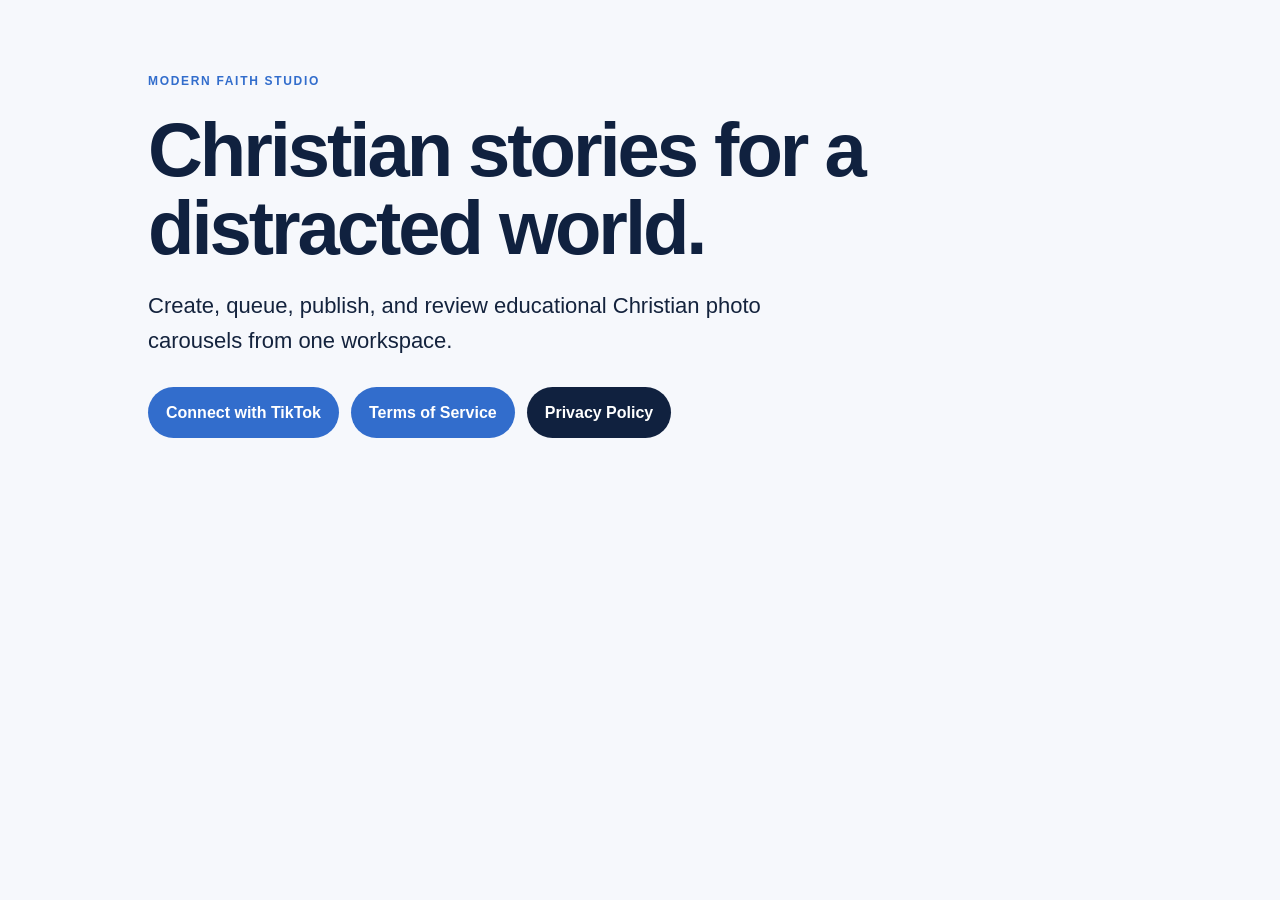
<file: index.html>
<!doctype html>
<html lang="en">
<head>
  <meta charset="utf-8">
  <meta name="viewport" content="width=device-width, initial-scale=1">
  <title>Modern Faith Studio</title>
  <link rel="stylesheet" href="styles.css">
</head>
<body>
  <main class="shell">
    <div class="eyebrow">MODERN FAITH STUDIO</div>
    <h1>Christian stories for a distracted world.</h1>
    <p class="lead">Create, queue, publish, and review educational Christian photo carousels from one workspace.</p>
    <div class="actions">
      <a class="button" id="connectButton" href="/api/tiktok/login">Connect with TikTok</a>
      <a class="button" href="terms.html">Terms of Service</a>
      <a class="button secondary" href="privacy.html">Privacy Policy</a>
    </div>

    <section class="workspace" id="workspace" hidden>
      <div class="workspace-head">
        <div>
          <div class="composer-kicker">CREATOR WORKSPACE</div>
          <h2>Publish and learn</h2>
          <p class="muted" id="creatorStatus">Loading your TikTok creator settings...</p>
        </div>
        <button class="button ghost" id="refreshButton" type="button">Refresh data</button>
      </div>

      <div class="metrics" id="metrics" aria-live="polite">
        <div class="metric"><span>Followers</span><strong>—</strong></div>
        <div class="metric"><span>Total likes</span><strong>—</strong></div>
        <div class="metric"><span>Published videos</span><strong>—</strong></div>
      </div>

      <div class="workspace-grid">
        <section class="card composer" aria-labelledby="composerTitle">
          <div class="composer-kicker">TIKTOK DIRECT POST</div>
          <h2 id="composerTitle">Build a carousel</h2>
          <form id="postForm">
            <label for="batch">Batch</label>
            <select id="batch" required></select>
            <label for="photoUrls">Photo URLs <span>(public HTTPS URLs)</span></label>
            <textarea id="photoUrls" rows="7" required></textarea>
            <label for="caption">Caption</label>
            <textarea id="caption" rows="3" maxlength="2200" placeholder="Write a caption and hashtags..."></textarea>
            <label for="privacy">Who can view this post?</label>
            <select id="privacy" required></select>
            <label for="scheduledFor">Publish at <span>(your local time)</span></label>
            <input id="scheduledFor" type="datetime-local" required>
            <label class="consent"><input id="consent" type="checkbox" required> I confirm that I want to send this carousel to TikTok.</label>
            <div class="inline-actions">
              <button class="button" type="submit">Publish now</button>
              <button class="button secondary" id="queueButton" type="button">Add to queue</button>
            </div>
            <p class="status" id="postStatus" role="status"></p>
          </form>
        </section>

        <section class="card" aria-labelledby="queueTitle">
          <div class="composer-kicker">CONTENT QUEUE</div>
          <h2 id="queueTitle">Next posts</h2>
          <p class="muted">Posts are stored server-side and processed by Vercel Cron when their scheduled time arrives.</p>
          <div id="queueList" class="queue-list"></div>
        </section>
      </div>

      <section class="card videos" aria-labelledby="videosTitle">
        <div class="workspace-head compact">
          <div>
            <div class="composer-kicker">PERFORMANCE</div>
            <h2 id="videosTitle">Recent TikTok videos</h2>
          </div>
          <span class="muted" id="analyticsStatus">Waiting for analytics permission...</span>
        </div>
        <div id="videoList" class="video-list"></div>
      </section>
    </section>
  </main>

  <script>
    const BASE = 'https://tikaugustas1-star.github.io/modern-faith-studio/images/';
    const BATCHES = {
      paisios_virgin_mary_style_4x5: {
        label: 'Saint Paisios — Virgin Mary style 4:5',
        images: ['01_paisios_hook.png','02_paisios_beginning.png','03_paisios_call.png','04_paisios_cell.png','05_paisios_counsel.png','06_paisios_teaching.png','07_paisios_legacy.png'].map(file => BASE + file)
      }
    };
    const workspace = document.getElementById('workspace');
    const connectButton = document.getElementById('connectButton');
    const creatorStatus = document.getElementById('creatorStatus');
    const batch = document.getElementById('batch');
    const photoUrls = document.getElementById('photoUrls');
    const privacy = document.getElementById('privacy');
    const scheduledFor = document.getElementById('scheduledFor');
    const postForm = document.getElementById('postForm');
    const postStatus = document.getElementById('postStatus');
    const queueList = document.getElementById('queueList');
    const metrics = document.getElementById('metrics');
    const videoList = document.getElementById('videoList');
    const analyticsStatus = document.getElementById('analyticsStatus');
    const defaultSchedule = new Date(Date.now() + 5 * 60 * 1000);
    scheduledFor.value = new Date(defaultSchedule.getTime() - defaultSchedule.getTimezoneOffset() * 60000).toISOString().slice(0, 16);

    function selectedPayload() {
      return {photo_images: photoUrls.value.split(/\r?\n/).map(value => value.trim()).filter(Boolean), description: document.getElementById('caption').value, privacy_level: privacy.value};
    }
    function setBatch() { photoUrls.value = BATCHES[batch.value].images.join('\n'); }
    function setStatus(message, error = false) { postStatus.textContent = message; postStatus.classList.toggle('error', error); }
    function formatNumber(value) { return Number(value || 0).toLocaleString(); }

    Object.entries(BATCHES).forEach(([value, item]) => batch.add(new Option(item.label, value)));
    batch.addEventListener('change', setBatch);
    setBatch();

    async function loadQueue() {
      try {
        const response = await fetch('/api/queue/list');
        const data = await response.json();
        if (!response.ok) throw new Error(data.error || 'Could not load queue.');
        const items = data.items || [];
        queueList.innerHTML = items.length ? items.map(item => `
        <div class="queue-item">
          <div><strong>${item.batch_label}</strong><small>${item.status} · ${new Date(item.scheduled_for).toLocaleString()}${item.publish_id ? ` · ${item.publish_id}` : ''}</small></div>
          ${item.status === 'queued' ? `<button class="text-button" data-remove="${item.id}" type="button">Remove</button>` : ''}
        </div>`).join('') : '<p class="muted">No scheduled posts yet.</p>';
        queueList.querySelectorAll('[data-remove]').forEach(button => button.addEventListener('click', async () => { await fetch('/api/queue/remove', {method:'POST', headers:{'Content-Type':'application/json'}, body:JSON.stringify({id:button.dataset.remove})}); await loadQueue(); }));
      } catch (error) {
        queueList.innerHTML = `<p class="muted">${error.message}</p>`;
      }
    }

    async function loadCreator() {
      workspace.hidden = false;
      connectButton.hidden = true;
      try {
        const response = await fetch('/api/tiktok/creator-info', {method: 'POST'});
        const data = await response.json();
        if (!response.ok) throw new Error(data.error || 'Could not load TikTok creator info.');
        creatorStatus.textContent = `Connected as @${data.creator_username || data.creator_nickname || 'TikTok creator'}.`;
        privacy.replaceChildren();
        (data.privacy_level_options || []).forEach(option => privacy.add(new Option(option.replaceAll('_', ' ').toLowerCase(), option)));
        await loadQueue();
        await loadAnalytics();
      } catch (error) {
        creatorStatus.textContent = error.message;
        postForm.hidden = true;
      }
    }

    async function loadAnalytics() {
      analyticsStatus.textContent = 'Loading analytics...';
      try {
        const response = await fetch('/api/tiktok/analytics');
        const data = await response.json();
        if (!response.ok) throw new Error(data.error || 'Analytics permission is not enabled.');
        const user = data.user || {};
        metrics.innerHTML = [['Followers', user.follower_count], ['Total likes', user.likes_count], ['Published videos', user.video_count]].map(([label, value]) => `<div class="metric"><span>${label}</span><strong>${formatNumber(value)}</strong></div>`).join('');
        videoList.innerHTML = (data.videos || []).map(video => `<article class="video-row"><div><strong>${video.title || video.video_description || 'Untitled post'}</strong><small>${new Date(Number(video.create_time || 0) * 1000).toLocaleString()}</small></div><div class="video-stats"><span>${formatNumber(video.view_count)} views</span><span>${formatNumber(video.like_count)} likes</span><span>${formatNumber(video.comment_count)} comments</span><span>${formatNumber(video.share_count)} shares</span></div></article>`).join('') || '<p class="muted">No public videos returned yet.</p>';
        analyticsStatus.textContent = `Updated ${new Date().toLocaleTimeString()}`;
      } catch (error) {
        analyticsStatus.textContent = error.message;
        videoList.innerHTML = '<p class="muted">Add user.info.stats and video.list scopes, then reconnect TikTok.</p>';
      }
    }

    async function publish(payload) {
      setStatus('Sending to TikTok...');
      const response = await fetch('/api/tiktok/post-photos', {method: 'POST', headers: {'Content-Type': 'application/json'}, body: JSON.stringify(payload)});
      const data = await response.json();
      if (!response.ok) throw new Error(data.error || 'TikTok could not create the post.');
      setStatus(`Post submitted. Publish ID: ${data.data?.publish_id || 'received'}`);
      await loadAnalytics();
    }

    postForm.addEventListener('submit', async event => { event.preventDefault(); if (!document.getElementById('consent').checked) return; try { await publish(selectedPayload()); } catch (error) { setStatus(error.message, true); } });
    document.getElementById('queueButton').addEventListener('click', async () => {
      if (!document.getElementById('consent').checked) return setStatus('Confirm consent before scheduling.', true);
      try {
        const response = await fetch('/api/queue/add', {method:'POST', headers:{'Content-Type':'application/json'}, body:JSON.stringify({batch_label:BATCHES[batch.value].label, ...selectedPayload(), scheduled_for:new Date(scheduledFor.value).toISOString()})});
        const data = await response.json();
        if (!response.ok) throw new Error(data.error || 'Could not schedule post.');
        setStatus('Post scheduled on the server.'); await loadQueue();
      } catch (error) { setStatus(error.message, true); }
    });
    document.getElementById('refreshButton').addEventListener('click', loadAnalytics);

    if (new URLSearchParams(location.search).get('connected') === '1') loadCreator();
  </script>
</body>
</html>
</file>
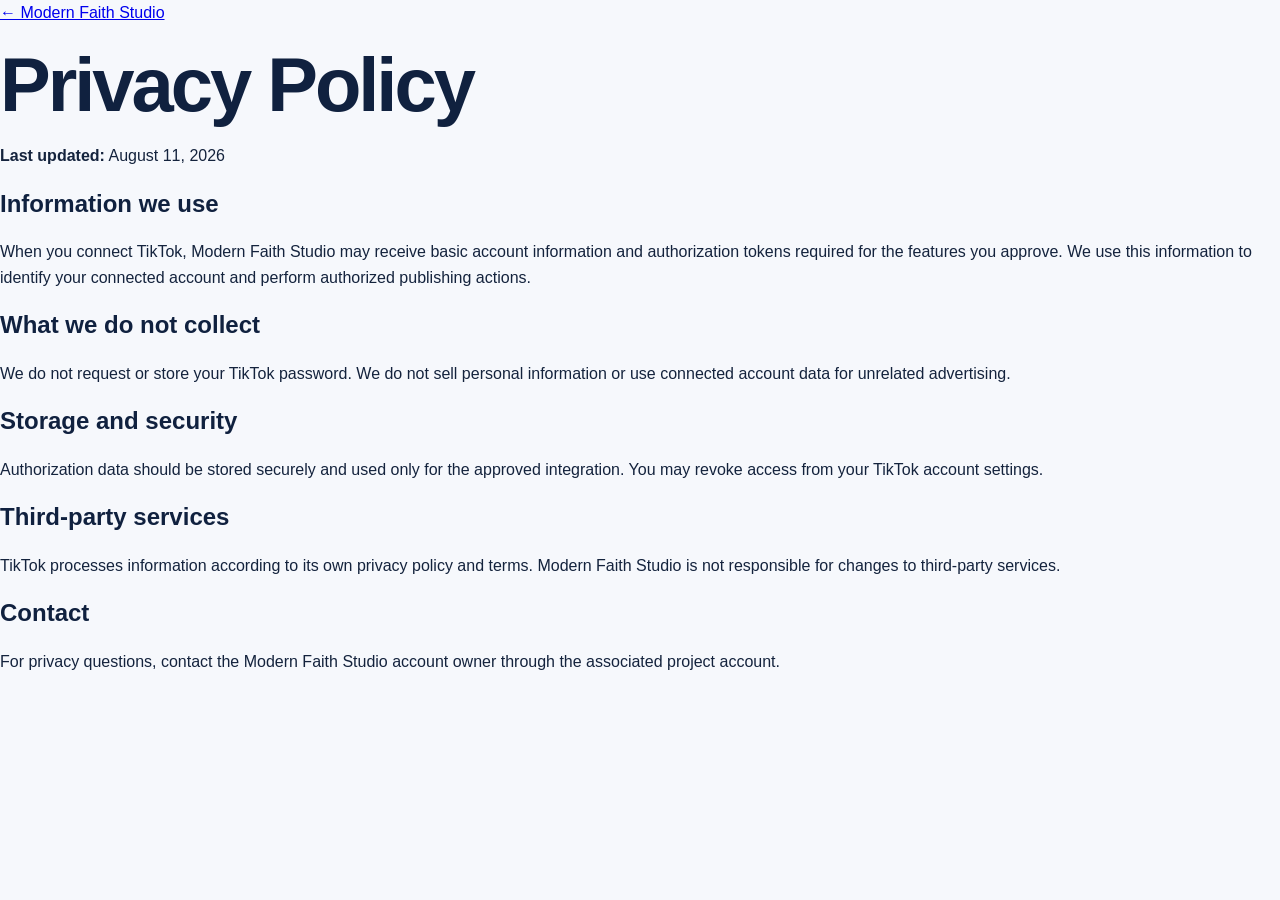
<file: privacy.html>
<!doctype html>
<html lang="en">
<head>
  <meta charset="utf-8">
  <meta name="viewport" content="width=device-width, initial-scale=1">
  <title>Privacy Policy — Modern Faith Studio</title>
  <link rel="stylesheet" href="styles.css">
</head>
<body>
  <main class="document">
    <a class="back" href="index.html">← Modern Faith Studio</a>
    <h1>Privacy Policy</h1>
    <p><strong>Last updated:</strong> August 11, 2026</p>
    <h2>Information we use</h2>
    <p>When you connect TikTok, Modern Faith Studio may receive basic account information and authorization tokens required for the features you approve. We use this information to identify your connected account and perform authorized publishing actions.</p>
    <h2>What we do not collect</h2>
    <p>We do not request or store your TikTok password. We do not sell personal information or use connected account data for unrelated advertising.</p>
    <h2>Storage and security</h2>
    <p>Authorization data should be stored securely and used only for the approved integration. You may revoke access from your TikTok account settings.</p>
    <h2>Third-party services</h2>
    <p>TikTok processes information according to its own privacy policy and terms. Modern Faith Studio is not responsible for changes to third-party services.</p>
    <h2>Contact</h2>
    <p>For privacy questions, contact the Modern Faith Studio account owner through the associated project account.</p>
</main>
</body>
</html>
</file>
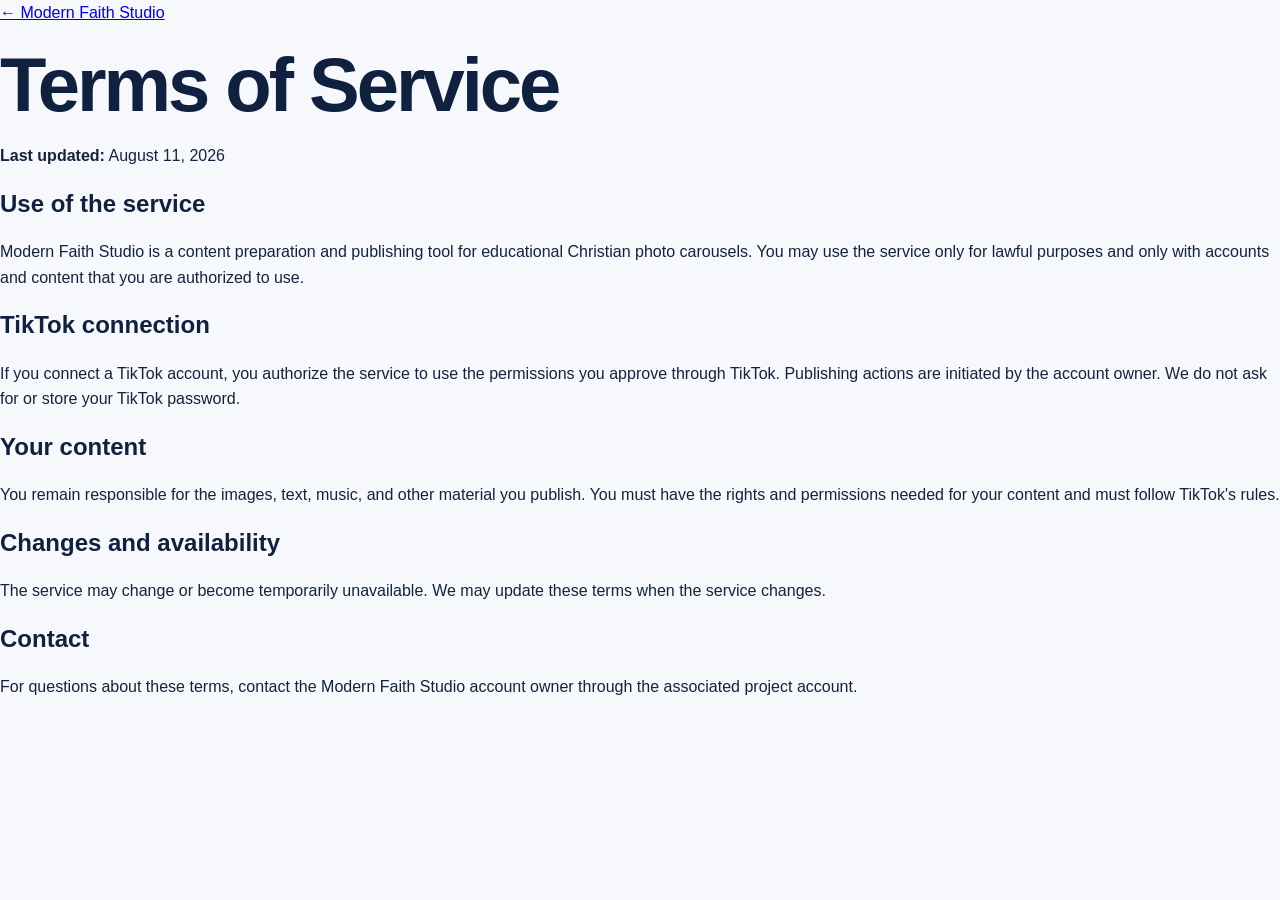
<file: terms.html>
<!doctype html>
<html lang="en">
<head>
  <meta charset="utf-8">
  <meta name="viewport" content="width=device-width, initial-scale=1">
  <title>Terms of Service — Modern Faith Studio</title>
  <link rel="stylesheet" href="styles.css">
</head>
<body>
  <main class="document">
    <a class="back" href="index.html">← Modern Faith Studio</a>
    <h1>Terms of Service</h1>
    <p><strong>Last updated:</strong> August 11, 2026</p>
    <h2>Use of the service</h2>
    <p>Modern Faith Studio is a content preparation and publishing tool for educational Christian photo carousels. You may use the service only for lawful purposes and only with accounts and content that you are authorized to use.</p>
    <h2>TikTok connection</h2>
    <p>If you connect a TikTok account, you authorize the service to use the permissions you approve through TikTok. Publishing actions are initiated by the account owner. We do not ask for or store your TikTok password.</p>
    <h2>Your content</h2>
    <p>You remain responsible for the images, text, music, and other material you publish. You must have the rights and permissions needed for your content and must follow TikTok's rules.</p>
    <h2>Changes and availability</h2>
    <p>The service may change or become temporarily unavailable. We may update these terms when the service changes.</p>
    <h2>Contact</h2>
    <p>For questions about these terms, contact the Modern Faith Studio account owner through the associated project account.</p>
</main>
</body>
</html>
</file>
<file: styles.css>
:root { color-scheme: light; --navy:#10213f; --blue:#326dcc; --paper:#f6f8fc; --ink:#14233d; --line:#dfe6f2; }
* { box-sizing: border-box; }
body { margin:0; background:var(--paper); color:var(--ink); font-family:Arial,Helvetica,sans-serif; line-height:1.6; }
.shell { max-width:1040px; margin:0 auto; padding:72px 28px; }
.eyebrow,.composer-kicker { color:var(--blue); font-size:12px; font-weight:700; letter-spacing:.14em; }
h1 { color:var(--navy); font-size:clamp(42px,8vw,76px); line-height:1.02; margin:20px 0; letter-spacing:-.04em; max-width:800px; }
h2 { color:var(--navy); margin:8px 0; }
.lead { max-width:700px; font-size:22px; }
.actions,.inline-actions { display:flex; gap:12px; flex-wrap:wrap; margin-top:28px; }
.button { display:inline-block; padding:13px 18px; border:0; border-radius:999px; background:var(--blue); color:white; text-decoration:none; font-weight:700; cursor:pointer; }
.button.secondary { background:var(--navy); }
.button.ghost { background:white; color:var(--navy); border:1px solid var(--line); }
.workspace { margin-top:60px; }
.workspace-head { display:flex; align-items:flex-start; justify-content:space-between; gap:24px; }
.workspace-head.compact { align-items:center; }
.workspace-head h2 { font-size:34px; }
.muted { color:#5b6d87; }
.metrics { display:grid; grid-template-columns:repeat(3,1fr); gap:14px; margin:24px 0; }
.metric,.card { background:white; border:1px solid var(--line); border-radius:20px; box-shadow:0 16px 40px rgba(16,33,63,.06); }
.metric { padding:18px 20px; }
.metric span,.metric strong { display:block; }
.metric span { color:#70809a; font-size:13px; }
.metric strong { color:var(--navy); font-size:28px; }
.workspace-grid { display:grid; grid-template-columns:minmax(0,1.1fr) minmax(300px,.9fr); gap:18px; }
.card { padding:26px; }
.composer h2 { font-size:30px; }
.composer form { display:grid; gap:10px; margin-top:20px; }
.composer label { color:var(--navy); font-weight:700; }
.composer label span { color:#70809a; font-size:13px; font-weight:400; }
.composer textarea,.composer select,.composer input { width:100%; border:1px solid #cbd6e5; border-radius:12px; padding:12px; font:inherit; color:var(--ink); background:#fbfcff; }
.composer textarea { resize:vertical; }
.composer button { justify-self:start; }
.consent { display:flex; gap:8px; align-items:center; font-size:14px; font-weight:400!important; }
.status { color:var(--blue); min-height:24px; margin:4px 0 0; }
.status.error { color:#b42318; }
.queue-list,.video-list { display:grid; gap:10px; margin-top:20px; }
.queue-item,.video-row { display:flex; align-items:center; justify-content:space-between; gap:14px; border-top:1px solid var(--line); padding:14px 0; }
.queue-item strong,.video-row strong { display:block; color:var(--navy); }
.queue-item small,.video-row small { display:block; color:#70809a; }
.queue-actions { display:flex; align-items:center; gap:8px; }
.text-button { border:0; background:none; color:var(--blue); cursor:pointer; font-weight:700; }
.videos { margin-top:18px; }
.video-stats { display:flex; flex-wrap:wrap; justify-content:flex-end; gap:8px; color:#52657f; font-size:13px; }
@media (max-width:760px) { .shell{padding:42px 18px;} .metrics,.workspace-grid{grid-template-columns:1fr;} .workspace-head{flex-direction:column;} .video-row{align-items:flex-start; flex-direction:column;} .video-stats{justify-content:flex-start;} }
</file>
